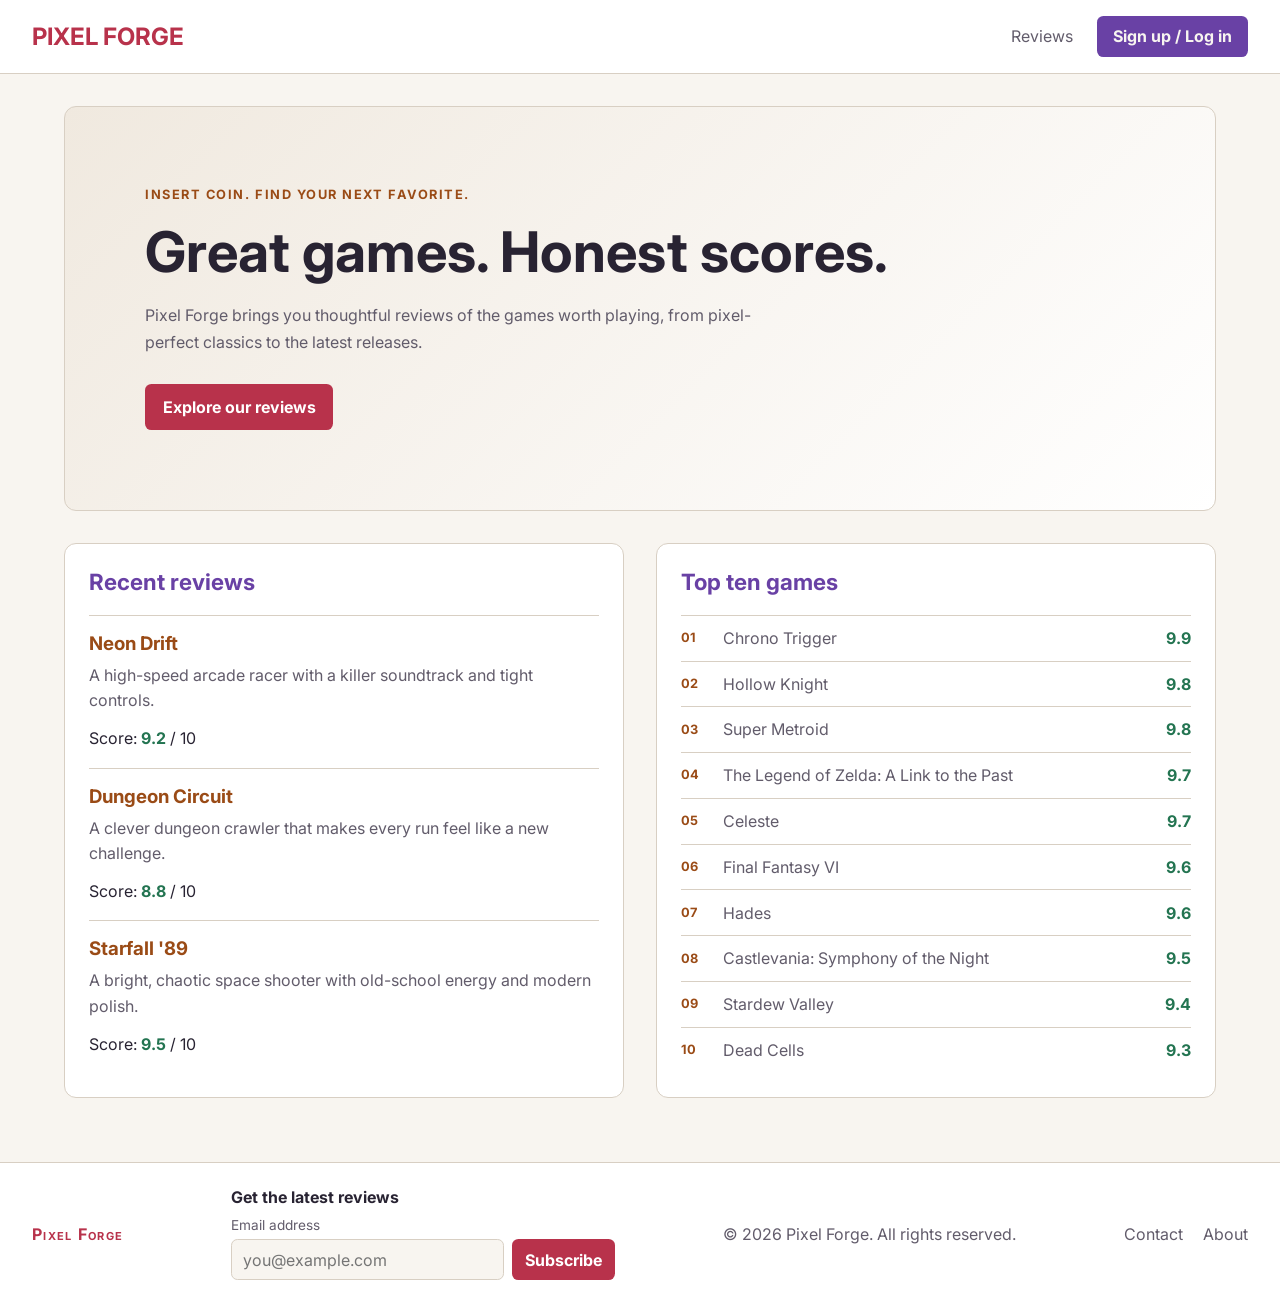
<file: index.html>
<!DOCTYPE html>
<html lang="en">
<head>
    <meta charset="UTF-8">
    <meta name="viewport" content="width=device-width, initial-scale=1.0">
    <title>PixelForge | Home</title>
    <link rel="stylesheet" href="style.css">
</head>
<body>
    <header>
        <h1><a href="index.html">Pixel Forge</a></h1>
        <nav aria-label="Main navigation">
            <a href="#">Reviews</a>
            <a href="#">Sign up / Log in</a>
        </nav>
    </header>
    <main>
        <section aria-labelledby="hero-title">
            <p>INSERT COIN. FIND YOUR NEXT FAVORITE.</p>
            <h2 id="hero-title">Great games. Honest scores.</h2>
            <p>Pixel Forge brings you thoughtful reviews of the games worth playing, from pixel-perfect classics to the latest releases.</p>
            <a href="#recent-reviews">Explore our reviews</a>
        </section>

        <section aria-label="Latest reviews and top-rated games">
            <section id="recent-reviews" aria-labelledby="recent-reviews-title">
                <h2 id="recent-reviews-title">Recent reviews</h2>
                <article>
                    <h3>Neon Drift</h3>
                    <p>A high-speed arcade racer with a killer soundtrack and tight controls.</p>
                    <p>Score: <strong>9.2</strong> / 10</p>
                </article>
                <article>
                    <h3>Dungeon Circuit</h3>
                    <p>A clever dungeon crawler that makes every run feel like a new challenge.</p>
                    <p>Score: <strong>8.8</strong> / 10</p>
                </article>
                <article>
                    <h3>Starfall '89</h3>
                    <p>A bright, chaotic space shooter with old-school energy and modern polish.</p>
                    <p>Score: <strong>9.5</strong> / 10</p>
                </article>
            </section>

            <section aria-labelledby="top-games-title">
                <h2 id="top-games-title">Top ten games</h2>
                <ol>
                    <li><span>Chrono Trigger</span><strong>9.9</strong></li>
                    <li><span>Hollow Knight</span><strong>9.8</strong></li>
                    <li><span>Super Metroid</span><strong>9.8</strong></li>
                    <li><span>The Legend of Zelda: A Link to the Past</span><strong>9.7</strong></li>
                    <li><span>Celeste</span><strong>9.7</strong></li>
                    <li><span>Final Fantasy VI</span><strong>9.6</strong></li>
                    <li><span>Hades</span><strong>9.6</strong></li>
                    <li><span>Castlevania: Symphony of the Night</span><strong>9.5</strong></li>
                    <li><span>Stardew Valley</span><strong>9.4</strong></li>
                    <li><span>Dead Cells</span><strong>9.3</strong></li>
                </ol>
            </section>
        </section>
    </main>
    <footer>
        <h2><a href="index.html">Pixel Forge</a></h2>
        <section class="newsletter-signup" aria-labelledby="newsletter-title">
            <h3 id="newsletter-title">Get the latest reviews</h3>
            <form>
                <label for="newsletter-email">Email address</label>
                <div class="newsletter-fields">
                    <input id="newsletter-email" name="email" type="email" autocomplete="email" placeholder="you@example.com">
                    <button type="submit">Subscribe</button>
                </div>
            </form>
        </section>
        <p>&copy; 2026 Pixel Forge. All rights reserved.</p>
        <nav aria-label="Footer navigation">
            <a href="#">Contact</a>
            <a href="about.html">About</a>
        </nav>
    </footer>
</body>
</html>
</file>
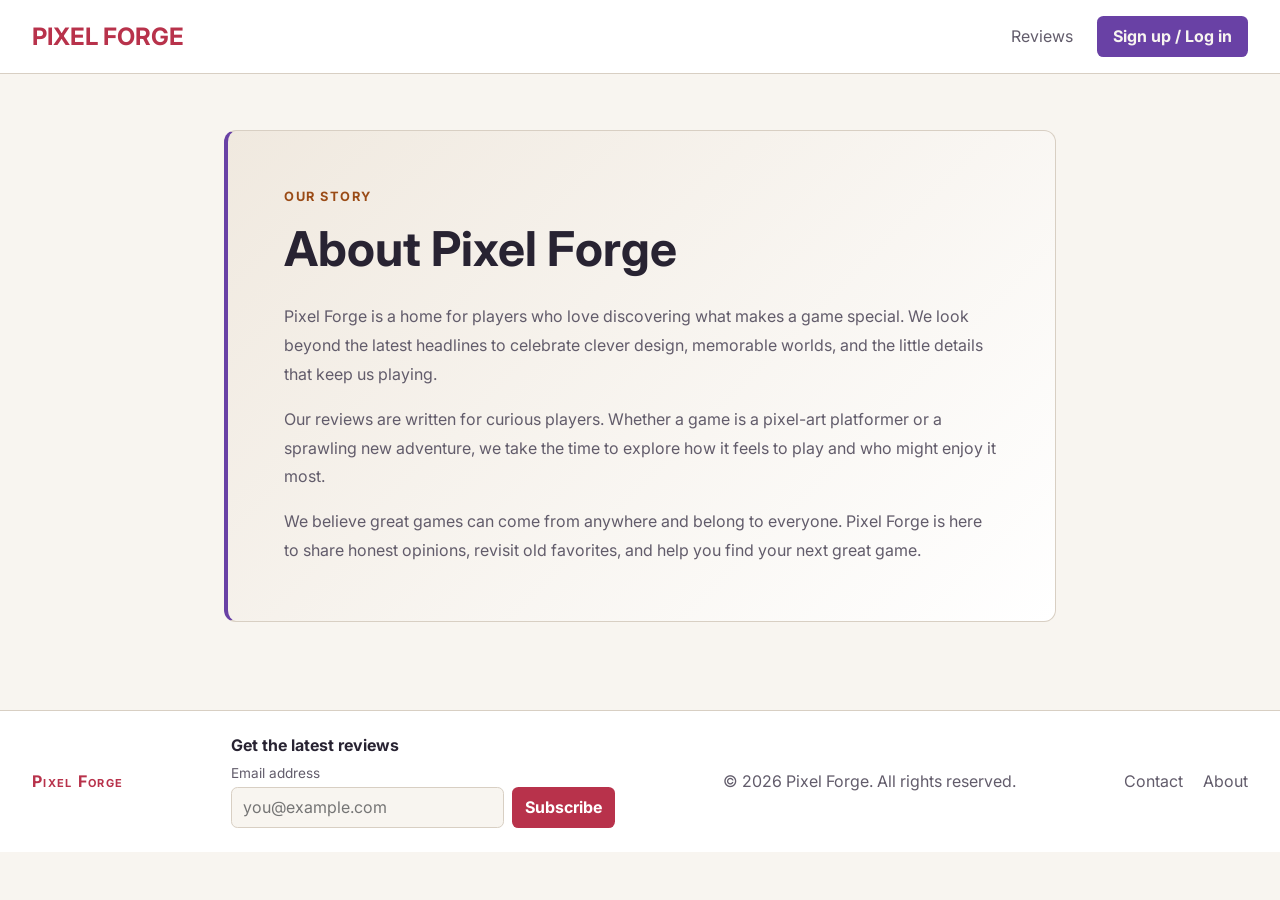
<file: about.html>
<!DOCTYPE html>
<html lang="en">
<head>
    <meta charset="UTF-8">
    <meta name="viewport" content="width=device-width, initial-scale=1.0">
    <title>About | Pixel Forge</title>
    <link rel="stylesheet" href="style.css">
</head>
<body>
    <header>
        <h1><a href="index.html">Pixel Forge</a></h1>
        <nav aria-label="Main navigation">
            <a href="#">Reviews</a>
            <a href="#">Sign up / Log in</a>
        </nav>
    </header>
    <main class="about-main">
        <article class="about-article">
            <p class="about-eyebrow">OUR STORY</p>
            <h2>About Pixel Forge</h2>
            <p>Pixel Forge is a home for players who love discovering what makes a game special. We look beyond the latest headlines to celebrate clever design, memorable worlds, and the little details that keep us playing.</p>
            <p>Our reviews are written for curious players. Whether a game is a pixel-art platformer or a sprawling new adventure, we take the time to explore how it feels to play and who might enjoy it most.</p>
            <p>We believe great games can come from anywhere and belong to everyone. Pixel Forge is here to share honest opinions, revisit old favorites, and help you find your next great game.</p>
        </article>
    </main>
    <footer>
        <h2><a href="index.html">Pixel Forge</a></h2>
        <section class="newsletter-signup" aria-labelledby="newsletter-title">
            <h3 id="newsletter-title">Get the latest reviews</h3>
            <form>
                <label for="newsletter-email">Email address</label>
                <div class="newsletter-fields">
                    <input id="newsletter-email" name="email" type="email" autocomplete="email" placeholder="you@example.com">
                    <button type="submit">Subscribe</button>
                </div>
            </form>
        </section>
        <p>&copy; 2026 Pixel Forge. All rights reserved.</p>
        <nav aria-label="Footer navigation">
            <a href="#">Contact</a>
            <a href="about.html" aria-current="page">About</a>
        </nav>
    </footer>
</body>
</html>
</file>
<file: style.css>
@import url('https://fonts.googleapis.com/css2?family=Inter:ital,opsz,wght@0,14..32,100..900;1,14..32,100..900&display=swap');

:root {
    --color-bg: #f8f5f0;
    --color-surface: #ffffff;
    --color-surface-raised: #f0e9df;
    --color-primary: #b8324b;
    --color-secondary: #9a4b16;
    --color-accent: #6941a5;
    --color-success: #237451;
    --color-warning: #8a5a00;
    --color-danger: #b4232f;
    --color-text: #282332;
    --color-text-muted: #625c6b;
    --color-border: #d8cfc3;
}

* {
    margin: 0;
    padding: 0;
}
a {
    color: inherit;
}
body {
    font-family: Inter, sans-serif;
    background-color: var(--color-bg);
    color: var(--color-text);
}

header {
    display: flex;
    align-items: center;
    justify-content: space-between;
    gap: 1.5rem;
    padding: 1rem 2rem;
    background-color: var(--color-surface);
    border-bottom: 1px solid var(--color-border);
}

header h1 {
    color: var(--color-primary);
    font-size: 1.5rem;
    text-transform: uppercase;
}

header h1 a,
footer h2 a {
    color: inherit;
    text-decoration: none;
}

header nav {
    display: flex;
    align-items: center;
    gap: 1.5rem;
}

header nav a:first-child {
    color: var(--color-text-muted);
    text-decoration: none;
}

header nav a:first-child:hover {
    color: var(--color-secondary);
}

header nav a:last-child {
    padding: 0.65rem 1rem;
    border-radius: 0.4rem;
    background-color: var(--color-accent);
    color: var(--color-bg);
    font-weight: 700;
    text-decoration: none;
}

header nav a:last-child:hover {
    background-color: var(--color-primary);
    color: var(--color-surface);
}

header nav a:focus-visible {
    outline: 2px solid var(--color-secondary);
    outline-offset: 3px;
}

main {
    width: min(100% - 2rem, 72rem);
    margin: 0 auto;
    padding: 2rem 0 4rem;
}

.about-main {
    max-width: 52rem;
    min-height: 60vh;
    display: flex;
    align-items: center;
}

.about-article {
    width: 100%;
    padding: clamp(1.5rem, 5vw, 3.5rem);
    border: 1px solid var(--color-border);
    border-left: 4px solid var(--color-accent);
    border-radius: 0.75rem;
    background: linear-gradient(135deg, var(--color-surface-raised), var(--color-surface));
}

.about-article .about-eyebrow {
    margin-bottom: 0.75rem;
    color: var(--color-secondary);
    font-size: 0.8rem;
    font-weight: 700;
    letter-spacing: 0.12em;
}

.about-article h2 {
    margin-bottom: 1.5rem;
    color: var(--color-text);
    font-size: clamp(2rem, 5vw, 3rem);
}

.about-article p:not(.about-eyebrow) {
    margin-top: 1rem;
    color: var(--color-text-muted);
    line-height: 1.8;
}

main > section:first-of-type {
    padding: clamp(2rem, 7vw, 5rem);
    border: 1px solid var(--color-border);
    border-radius: 0.75rem;
    background: linear-gradient(135deg, var(--color-surface-raised), var(--color-surface));
}

main > section:first-of-type p:first-child {
    margin-bottom: 1rem;
    color: var(--color-secondary);
    font-size: 0.8rem;
    font-weight: 700;
    letter-spacing: 0.12em;
}

main > section:first-of-type h2 {
    margin-bottom: 1rem;
    color: var(--color-text);
    font-size: clamp(2rem, 5vw, 3.5rem);
}

main > section:first-of-type p:nth-of-type(2) {
    max-width: 38rem;
    margin-bottom: 1.75rem;
    color: var(--color-text-muted);
    line-height: 1.7;
}

main > section:first-of-type a {
    display: inline-block;
    padding: 0.8rem 1.1rem;
    border-radius: 0.4rem;
    background-color: var(--color-primary);
    color: var(--color-surface);
    font-weight: 700;
    text-decoration: none;
}

main > section:first-of-type a:hover {
    background-color: var(--color-secondary);
    color: var(--color-bg);
}

main > section:last-of-type {
    display: grid;
    grid-template-columns: minmax(0, 1fr) minmax(0, 1fr);
    gap: 2rem;
    margin-top: 2rem;
}

main > section:last-of-type > section {
    min-width: 0;
    padding: 1.5rem;
    border: 1px solid var(--color-border);
    border-radius: 0.75rem;
    background-color: var(--color-surface);
}

main > section:last-of-type h2 {
    margin-bottom: 1.25rem;
    color: var(--color-accent);
    font-size: 1.4rem;
}

main article {
    padding: 1rem 0;
    border-top: 1px solid var(--color-border);
}

main article h3 {
    margin-bottom: 0.5rem;
    color: var(--color-secondary);
}

main article p {
    color: var(--color-text-muted);
    line-height: 1.6;
}

main article p:last-child {
    margin-top: 0.75rem;
    color: var(--color-text);
}

main article strong,
main ol strong {
    color: var(--color-success);
}

main ol {
    list-style: none;
    counter-reset: game-rank;
}

main ol li {
    display: grid;
    grid-template-columns: 2rem minmax(0, 1fr) auto;
    align-items: center;
    gap: 0.65rem;
    padding: 0.7rem 0;
    border-top: 1px solid var(--color-border);
    color: var(--color-text-muted);
    line-height: 1.4;
    counter-increment: game-rank;
}

main ol li::before {
    content: counter(game-rank, decimal-leading-zero);
    color: var(--color-secondary);
    font-size: 0.8rem;
    font-weight: 700;
}

main ol strong {
    white-space: nowrap;
}

a:focus-visible {
    outline: 2px solid var(--color-secondary);
    outline-offset: 3px;
}

footer {
    display: flex;
    align-items: center;
    justify-content: space-between;
    gap: 1rem 2rem;
    padding: 1.5rem 2rem;
    border-top: 1px solid var(--color-border);
    background-color: var(--color-surface);
    color: var(--color-text-muted);
}

.newsletter-signup {
    flex: 0 1 24rem;
}

.newsletter-signup h3 {
    margin-bottom: 0.65rem;
    color: var(--color-text);
    font-size: 1rem;
}

.newsletter-signup form > label {
    display: block;
    margin-bottom: 0.35rem;
    color: var(--color-text-muted);
    font-size: 0.85rem;
}

.newsletter-fields {
    display: flex;
    gap: 0.5rem;
}

.newsletter-fields input {
    flex: 1;
    min-width: 0;
    padding: 0.6rem 0.7rem;
    border: 1px solid var(--color-border);
    border-radius: 0.4rem;
    background-color: var(--color-bg);
    color: var(--color-text);
    font: inherit;
}

.newsletter-fields button {
    padding: 0.6rem 0.8rem;
    border: 0;
    border-radius: 0.4rem;
    background-color: var(--color-primary);
    color: var(--color-surface);
    font: inherit;
    font-weight: 700;
    cursor: pointer;
}

.newsletter-fields button:hover {
    background-color: var(--color-secondary);
}

footer h2 {
    color: var(--color-primary);
    font-size: 1rem;
    font-variant: small-caps;
    letter-spacing: 0.08em;
}

footer nav {
    display: flex;
    gap: 1.25rem;
}

footer nav a {
    color: var(--color-text-muted);
    text-decoration: none;
}

footer nav a:hover {
    color: var(--color-secondary);
}

@media (max-width: 480px) {
    header {
        padding: 1rem;
    }

    header nav {
        gap: 0.75rem;
    }

    header nav a:last-child {
        padding: 0.55rem 0.7rem;
    }

    main {
        padding-top: 1rem;
    }

    main > section:last-of-type {
        grid-template-columns: 1fr;
        gap: 1rem;
        margin-top: 1rem;
    }

    main > section:last-of-type > section {
        padding: 1rem;
    }

    footer {
        flex-direction: column;
        align-items: flex-start;
        padding: 1.25rem 1rem;
    }

    .newsletter-signup {
        width: 100%;
        flex-basis: auto;
    }
}
</file>
